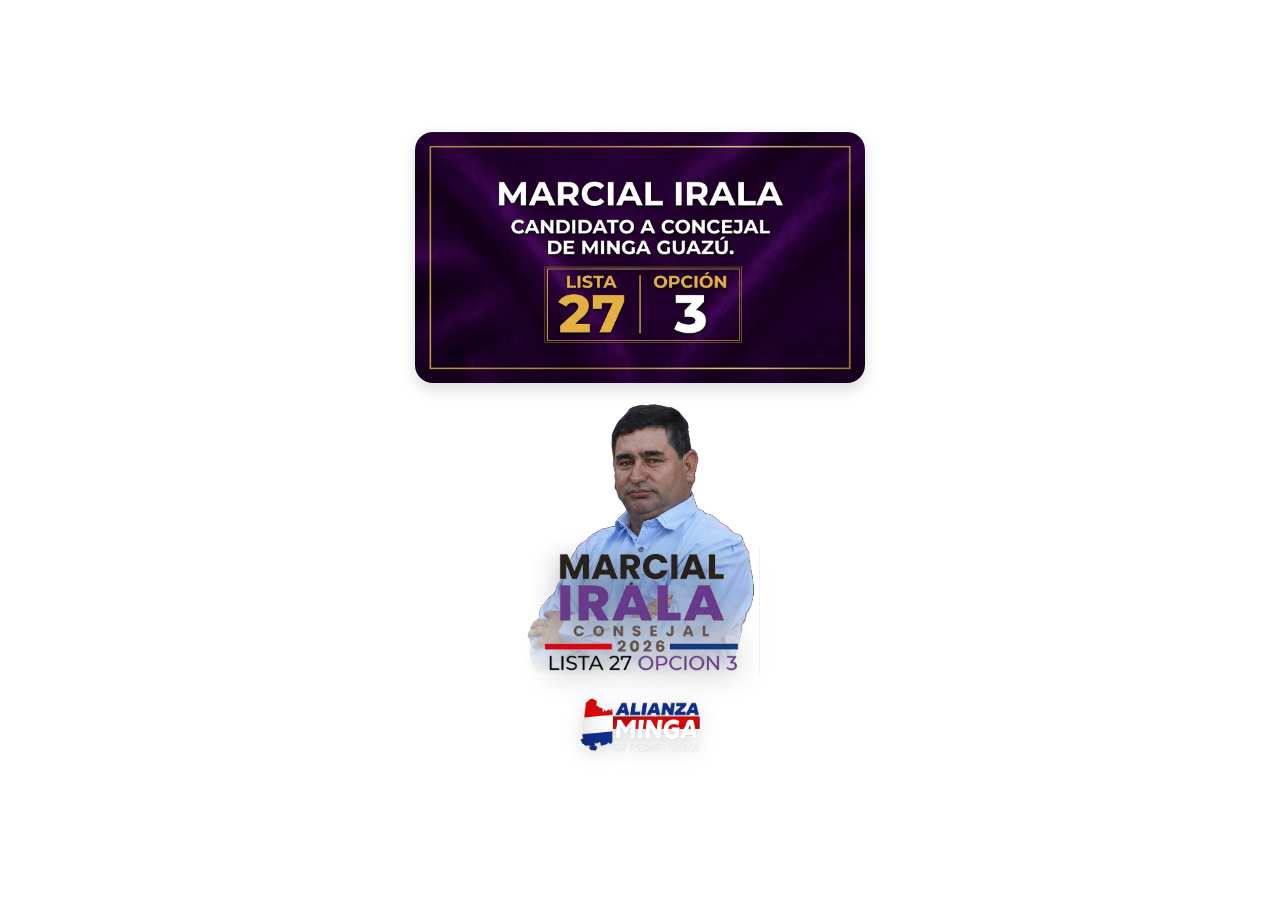
<file: index.html>
<!DOCTYPE html>
<html lang="es">

<head>
    <meta charset="UTF-8">
    <meta name="viewport" content="width=device-width, initial-scale=1.0">
    <title>Marcial Irala - Alianza Minga Guazú</title>

    <link rel="preconnect" href="https://fonts.googleapis.com">
    <link rel="preconnect" href="https://fonts.gstatic.com" crossorigin>
    <link href="https://fonts.googleapis.com/css2?family=Poppins:wght@400;600;700;800;900&display=swap" rel="stylesheet">

    <link rel="stylesheet" href="style.css">
</head>

<body class="inicio">

    <main class="portada">

        <!-- Banner Superior (No se puede tocar) -->
        <img
            src="banner.png"
            alt="Banner Marcial Irala"
            class="banner-superior"
        >

        <a href="marcial.html" class="candidato-tarjeta">
            <div class="contenedor-afiche">
                <img
                    src="marcial.png"
                    alt="Marcial Irala"
                    class="foto-candidato foto-marcial-portada"
                >
                <img
                    src="marcial-nombre.png"
                    alt="Marcial Irala"
                    class="nombre-candidato nombre-marcial-portada"
                >
            </div>
        </a>

        <div class="div-logo-central">
            <img
                src="alianza.png"
                alt="Alianza Minga Guazú"
                class="logo-central"
            >
        </div>

    </main>

</body>

</html>
</file>
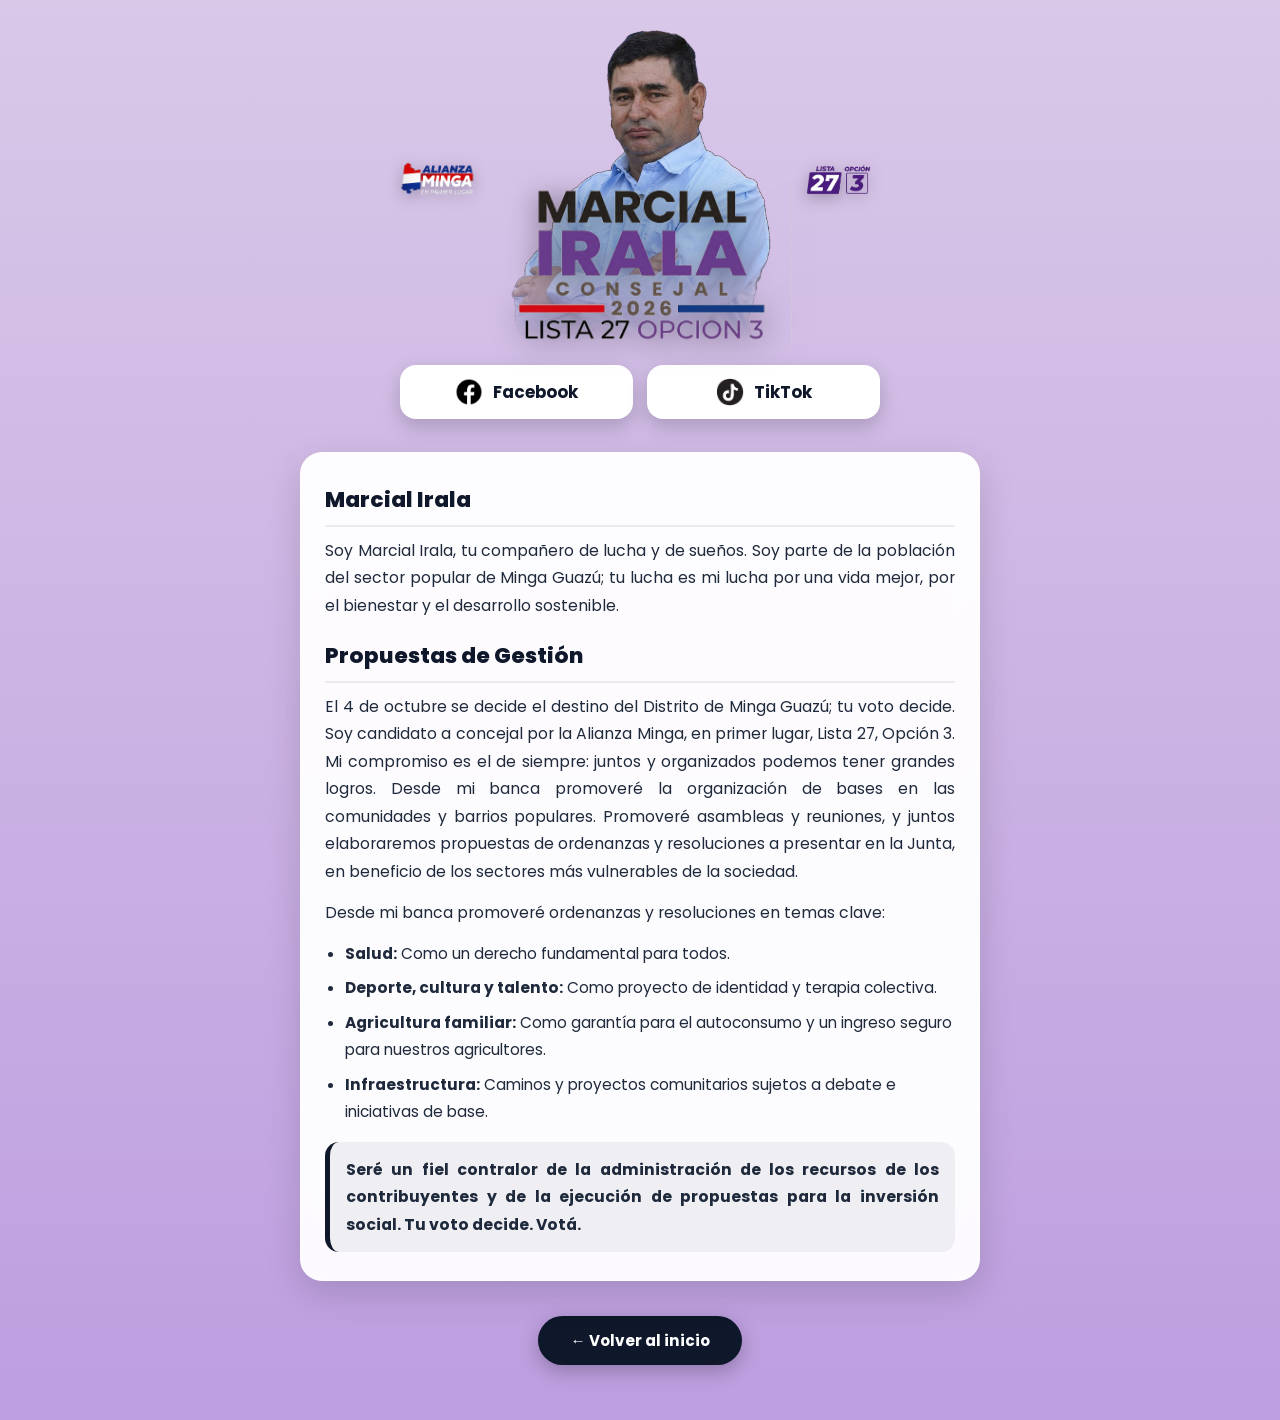
<file: marcial.html>
<!DOCTYPE html>
<html lang="es">

<head>
    <meta charset="UTF-8">
    <meta name="viewport" content="width=device-width, initial-scale=1.0">
    <title>Marcial Irala - Concejal 2026-2031</title>

    <link rel="preconnect" href="https://fonts.googleapis.com">
    <link rel="preconnect" href="https://fonts.gstatic.com" crossorigin>
    <link href="https://fonts.googleapis.com/css2?family=Poppins:wght@400;600;700;800;900&display=swap" rel="stylesheet">

    <link rel="stylesheet" href="./style.css">
</head>

<body class="pagina-candidato pagina-marcial">

    <!-- =================================
         CABECERA TRÍPTICO DE MARCIAL
    ================================== -->
    <header class="cabecera-candidato">

        <!-- Logo Alianza (Acercado al centro) -->
        <img
            src="./alianza.png"
            alt="Alianza Minga"
            class="logo-lateral"
        >

        <!-- Centro: Foto + Nombre -->
        <div class="centro-afiche">
            <img
                src="./marcial.png"
                alt="Marcial Irala"
                class="foto-principal foto-marcial-pagina"
            >
            <img
                src="./marcial-nombre.png"
                alt="Marcial Irala"
                class="nombre-principal nombre-marcial-pagina"
            >
        </div>

        <!-- Logo Lista Marcial (Acercado al centro) -->
        <img
            src="./mlista.png"
            alt="Lista 27 Opción 3"
            class="logo-lateral"
        >

    </header>


    <!-- =================================
         REDES SOCIALES
    ================================== -->
    <section class="redes">

        <a
            href="https://www.facebook.com/share/1EAeFDwWoK/"
            class="boton-red btn-facebook"
            target="_blank"
            rel="noopener noreferrer"
        >
            <img src="./face.png" alt="Facebook" class="icono-red">
            <span>Facebook</span>
        </a>

        <a
            href="https://www.tiktok.com/@marcial.irala"
            class="boton-red btn-tiktok"
            target="_blank"
            rel="noopener noreferrer"
        >
            <img src="./tik.png" alt="TikTok" class="icono-red">
            <span>TikTok</span>
        </a>

    </section>


    <!-- =================================
         INFORMACIÓN Y PROPUESTAS
    ================================== -->
    <section class="informacion">

        <h2>Marcial Irala</h2>

        <p>
            Soy Marcial Irala, tu compañero de lucha y de sueños. Soy parte de la población del sector popular de Minga Guazú; tu lucha es mi lucha por una vida mejor, por el bienestar y el desarrollo sostenible.
        </p>

        <h2>Propuestas de Gestión</h2>

        <p>
            El 4 de octubre se decide el destino del Distrito de Minga Guazú; tu voto decide. Soy candidato a concejal por la Alianza Minga, en primer lugar, Lista 27, Opción 3. Mi compromiso es el de siempre: juntos y organizados podemos tener grandes logros. Desde mi banca promoveré la organización de bases en las comunidades y barrios populares. Promoveré asambleas y reuniones, y juntos elaboraremos propuestas de ordenanzas y resoluciones a presentar en la Junta, en beneficio de los sectores más vulnerables de la sociedad.
        </p>

        <p>
            Desde mi banca promoveré ordenanzas y resoluciones en temas clave:
        </p>

        <ul class="lista-propuestas">
            <li><strong>Salud:</strong> Como un derecho fundamental para todos.</li>
            <li><strong>Deporte, cultura y talento:</strong> Como proyecto de identidad y terapia colectiva.</li>
            <li><strong>Agricultura familiar:</strong> Como garantía para el autoconsumo y un ingreso seguro para nuestros agricultores.</li>
            <li><strong>Infraestructura:</strong> Caminos y proyectos comunitarios sujetos a debate e iniciativas de base.</li>
        </ul>

        <div class="caja-destacada">
            <p>
                Seré un fiel contralor de la administración de los recursos de los contribuyentes y de la ejecución de propuestas para la inversión social. Tu voto decide. Votá.
            </p>
        </div>

    </section>


    <!-- =================================
         BOTÓN VOLVER
    ================================== -->
    <a href="./index.html" class="volver">
        ← Volver al inicio
    </a>

</body>

</html>
</file>
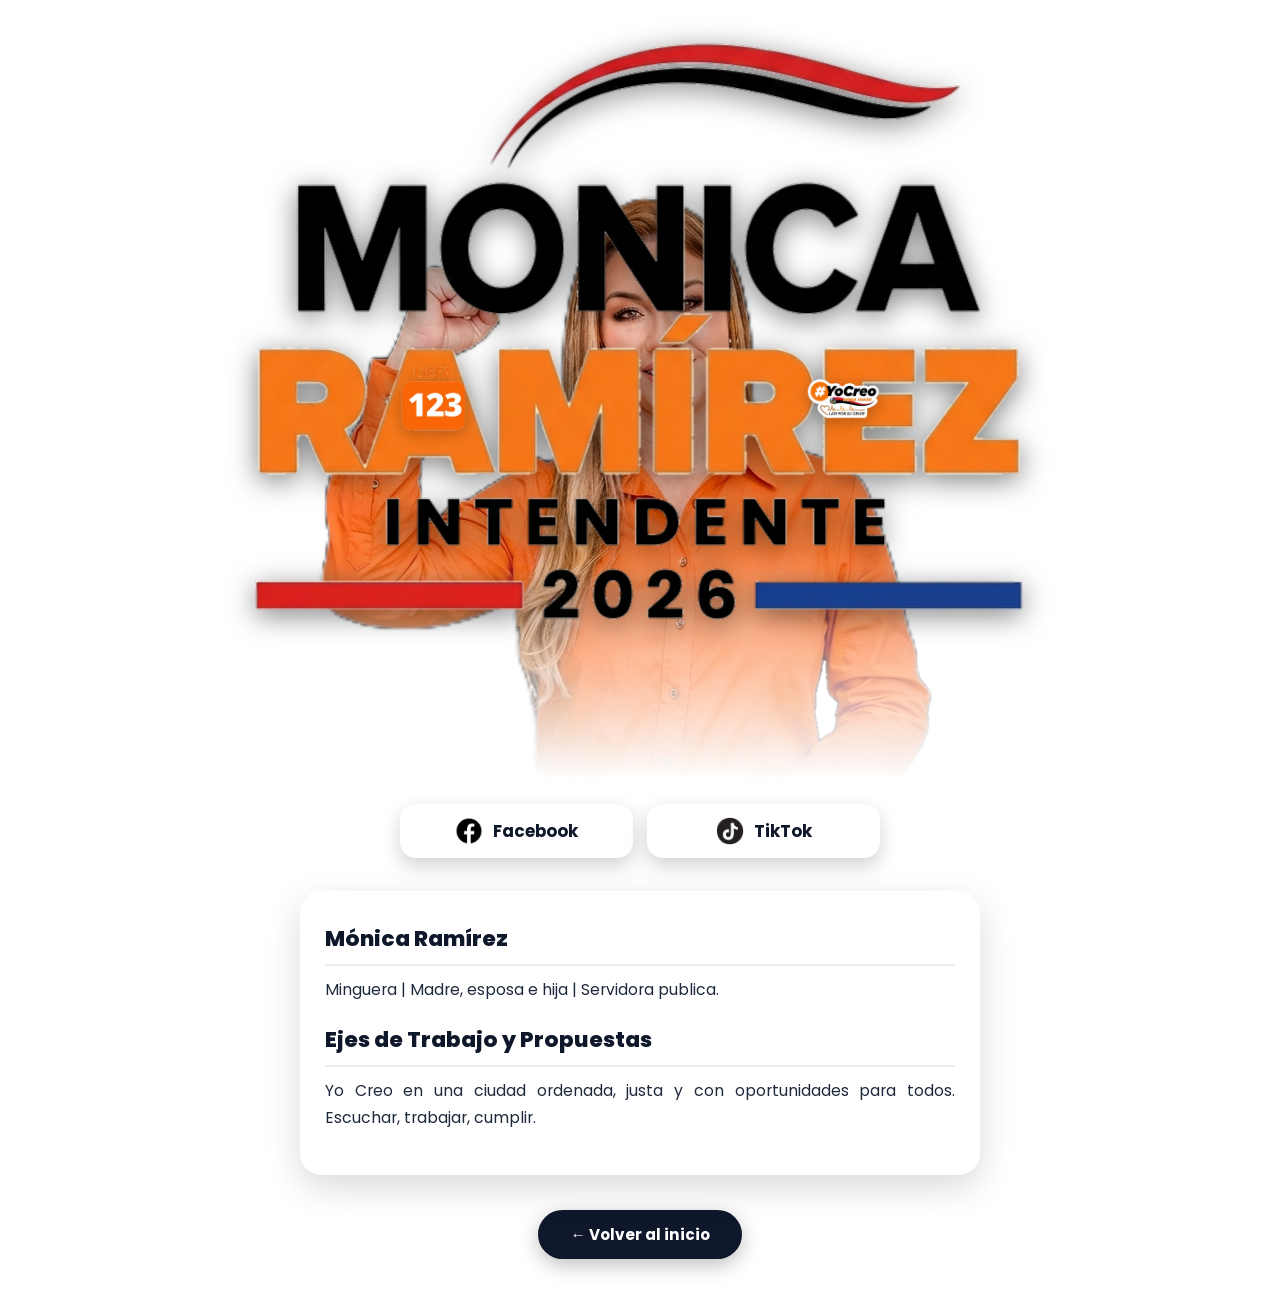
<file: monica.html>
<!DOCTYPE html>
<html lang="es">

<head>
    <meta charset="UTF-8">
    <meta name="viewport" content="width=device-width, initial-scale=1.0">
    <title>Mónica Ramírez - Información</title>

    <link rel="preconnect" href="https://fonts.googleapis.com">
    <link rel="preconnect" href="https://fonts.gstatic.com" crossorigin>
    <link href="https://fonts.googleapis.com/css2?family=Poppins:wght@400;600;700;800;900&display=swap" rel="stylesheet">

    <link rel="stylesheet" href="./style.css">
</head>

<body class="pagina-candidato pagina-monica">

    <!-- =================================
         CABECERA TRÍPTICO DE MÓNICA
    ================================== -->
    <header class="cabecera-candidato">

        <!-- Logo Lista 123 (Acercado al centro) -->
        <img
            src="./lista123.png"
            alt="Lista 123"
            class="logo-lateral"
        >

        <!-- Centro: Foto + Nombre -->
        <div class="centro-afiche">
            <img
                src="./monica.png"
                alt="Mónica Ramírez"
                class="foto-principal foto-monica-pagina"
            >
            <img
                src="./monicanome.png"
                alt="Mónica Ramírez"
                class="nombre-principal nombre-monica-pagina"
            >
        </div>

        <!-- Logo Yo Creo (Acercado al centro) -->
        <img
            src="./yocreo.png"
            alt="Yo Creo"
            class="logo-lateral"
        >

    </header>


    <!-- =================================
         REDES SOCIALES
    ================================== -->
    <section class="redes">

        <a
            href= "https://www.facebook.com/share/1EmMLyfLtm/"
            class="boton-red btn-facebook"
            target="_blank"
            rel="noopener noreferrer"
        >
            <img src="./face.png" alt="Facebook" class="icono-red">
            <span>Facebook</span>
        </a>

        <a
            href="https://vt.tiktok.com/ZSq9PhvVK/"
            class="boton-red btn-tiktok"
            target="_blank"
            rel="noopener noreferrer"
        >
            <img src="./tik.png" alt="TikTok" class="icono-red">
            <span>TikTok</span>
        </a>

    </section>


    <!-- =================================
         TARJETA DE INFORMACIÓN Y PROPUESTAS
    ================================== -->
    <section class="informacion">

        <h2>Mónica Ramírez</h2>

        <p>
           Minguera | Madre, esposa e hija | Servidora publica.
        </p>

        <h2>Ejes de Trabajo y Propuestas</h2>

        <p>
           Yo Creo en una ciudad ordenada, justa y con oportunidades para todos. Escuchar, trabajar, cumplir.
        </p>

    </section>


    <!-- =================================
         BOTÓN VOLVER
    ================================== -->
    <a href="./index.html" class="volver">
        ← Volver al inicio
    </a>

</body>

</html>
</file>
<file: style.css>
* {
    box-sizing: border-box;
    margin: 0;
    padding: 0;
}

html {
    scroll-behavior: smooth;
}

body {
    font-family: 'Poppins', Arial, sans-serif;
    color: #0f172a;
    -webkit-tap-highlight-color: transparent;
    overflow-x: hidden;
}

.inicio {
    background: #ffffff;
}

.portada {
    min-height: 100vh;
    display: flex;
    flex-direction: column;
    align-items: center;
    justify-content: center;
    padding: 20px 15px;
    gap: 12px;
}

/* Estilos del Banner Superior con bordes redondeados y sin interacción */
.banner-superior {
    width: 100%;
    max-width: 450px;
    height: auto;
    border-radius: 18px;
    box-shadow: 0 6px 16px rgba(0, 0, 0, 0.15);
    pointer-events: none; /* Impide que el usuario lo toque, seleccione o arrastre */
    user-select: none;
    -webkit-user-drag: none;
}

.candidato-tarjeta {
    width: 100%;
    max-width: 650px;
    display: flex;
    justify-content: center;
    text-decoration: none;
    transition: transform 0.25s ease;
}

.candidato-tarjeta:active {
    transform: scale(0.96);
}

.contenedor-afiche {
    position: relative;
    width: 100%;
    display: flex;
    flex-direction: column;
    align-items: center;
    justify-content: flex-end;
}

.foto-candidato {
    height: auto;
    display: block;
    object-fit: contain;
    -webkit-mask-image: linear-gradient(to bottom, rgba(0, 0, 0, 1) 70%, rgba(0, 0, 0, 0) 100%);
    mask-image: linear-gradient(to bottom, rgba(0, 0, 0, 1) 70%, rgba(0, 0, 0, 0) 100%);
}

.nombre-candidato {
    position: absolute;
    height: auto;
    z-index: 5;
    filter: drop-shadow(0 6px 14px rgba(0, 0, 0, 0.45));
}

.foto-marcial-portada {
    width: 280px;
    max-width: 85vw;
}

.nombre-marcial-portada {
    width: 65%;
    max-width: 240px;
    bottom: 0px;
}

.div-logo-central {
    margin: 8px 0;
    display: flex;
    justify-content: center;
}

.logo-central {
    width: 130px;
    max-width: 35vw;
    height: auto;
    object-fit: contain;
    filter: drop-shadow(0 4px 10px rgba(0, 0, 0, 0.15));
}

.pagina-candidato {
    min-height: 100vh;
    padding: 20px 15px 45px;
    display: flex;
    flex-direction: column;
    align-items: center;
}

.pagina-marcial {
    background: linear-gradient(180deg, #d9c8e8 0%, #bd9ee0 100%);
}

.cabecera-candidato {
    width: 100%;
    max-width: 550px;
    margin: 0 auto;
    display: flex;
    align-items: center;
    justify-content: center;
    gap: 4px;
}

.logo-lateral {
    width: 78px;
    max-width: 20vw;
    height: auto;
    object-fit: contain;
    flex-shrink: 0;
    filter: drop-shadow(0 4px 8px rgba(0, 0, 0, 0.25));
    z-index: 6;
}

.centro-afiche {
    position: relative;
    width: 62%;
    max-width: 320px;
    display: flex;
    flex-direction: column;
    align-items: center;
}

.foto-principal {
    height: auto;
    display: block;
    object-fit: contain;
    -webkit-mask-image: linear-gradient(to bottom, rgba(0, 0, 0, 1) 70%, rgba(0, 0, 0, 0) 100%);
    mask-image: linear-gradient(to bottom, rgba(0, 0, 0, 1) 70%, rgba(0, 0, 0, 0) 100%);
}

.nombre-principal {
    position: absolute;
    height: auto;
    z-index: 5;
    filter: drop-shadow(0 6px 14px rgba(0, 0, 0, 0.5));
}

.foto-marcial-pagina {
    width: 100%;
}

.nombre-marcial-pagina {
    width: 95%;
    bottom: -5px;
}

.redes {
    display: flex;
    justify-content: center;
    align-items: center;
    gap: 14px;
    margin: 25px auto 18px;
    width: 100%;
    max-width: 480px;
}

.boton-red {
    flex: 1;
    display: flex;
    align-items: center;
    justify-content: center;
    gap: 10px;
    padding: 13px 18px;
    background: #ffffff;
    color: #0f172a;
    text-decoration: none;
    border-radius: 16px;
    font-weight: 700;
    font-size: 1.05rem;
    box-shadow: 0 8px 20px rgba(0, 0, 0, 0.18);
    transition: transform 0.2s ease;
}

.boton-red:active {
    transform: translateY(2px);
    box-shadow: 0 4px 10px rgba(0, 0, 0, 0.15);
}

.icono-red {
    width: 28px;
    height: 28px;
    object-fit: contain;
}

.informacion {
    width: 100%;
    max-width: 680px;
    margin: 15px auto;
    padding: 28px 24px;
    background: rgba(255, 255, 255, 0.95);
    backdrop-filter: blur(12px);
    border: 1px solid rgba(255, 255, 255, 0.6);
    border-radius: 22px;
    color: #1e293b;
    line-height: 1.75;
    box-shadow: 0 12px 35px rgba(0, 0, 0, 0.15);
}

.informacion h2 {
    color: #0f172a;
    font-size: 1.35rem;
    font-weight: 800;
    margin-top: 18px;
    margin-bottom: 10px;
    border-bottom: 2px solid rgba(15, 23, 42, 0.08);
    padding-bottom: 6px;
}

.informacion h2:first-of-type {
    margin-top: 0;
}

.informacion p {
    font-size: 0.98rem;
    margin-bottom: 14px;
    text-align: justify;
}

.lista-propuestas {
    margin: 10px 0 16px 20px;
    font-size: 0.96rem;
}

.lista-propuestas li {
    margin-bottom: 8px;
}

.caja-destacada {
    background: rgba(15, 23, 42, 0.05);
    padding: 14px 16px;
    border-radius: 14px;
    border-left: 5px solid #0f172a;
    margin-top: 15px;
}

.caja-destacada p {
    margin-bottom: 0;
    font-weight: 700;
}

.volver {
    display: inline-block;
    margin: 20px auto 10px;
    padding: 13px 32px;
    background: #0f172a;
    color: #ffffff;
    text-decoration: none;
    border-radius: 50px;
    font-weight: 700;
    font-size: 0.95rem;
    box-shadow: 0 6px 20px rgba(0, 0, 0, 0.25);
    transition: transform 0.2s ease;
}

.volver:active {
    transform: scale(0.95);
}

@media (max-width: 390px) {
    .banner-superior {
        max-width: 380px;
    }

    .cabecera-candidato {
        max-width: 340px;
        gap: 2px;
    }

    .logo-lateral {
        width: 65px;
    }

    .informacion {
        padding: 20px 16px;
    }

    .boton-red {
        padding: 11px 12px;
        font-size: 0.92rem;
    }

    .icono-red {
        width: 24px;
        height: 24px;
    }
        }
</file>
